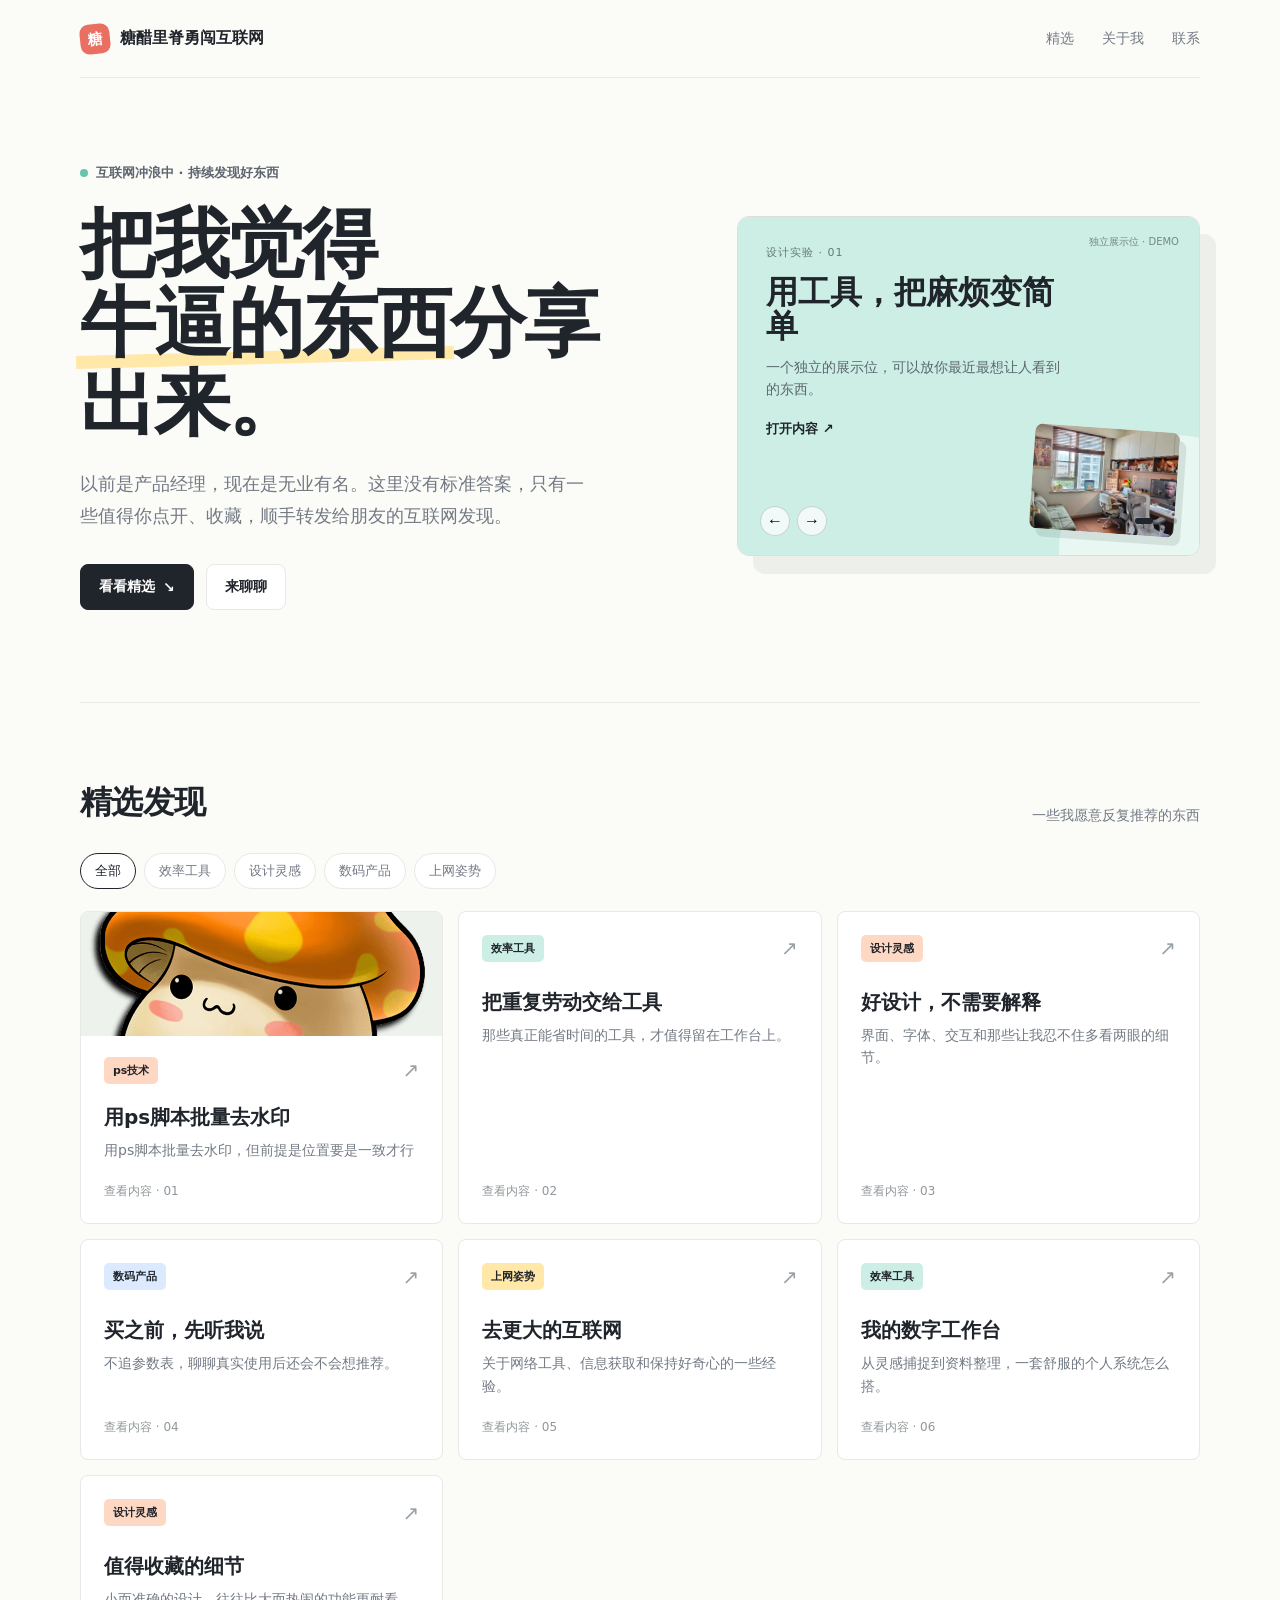
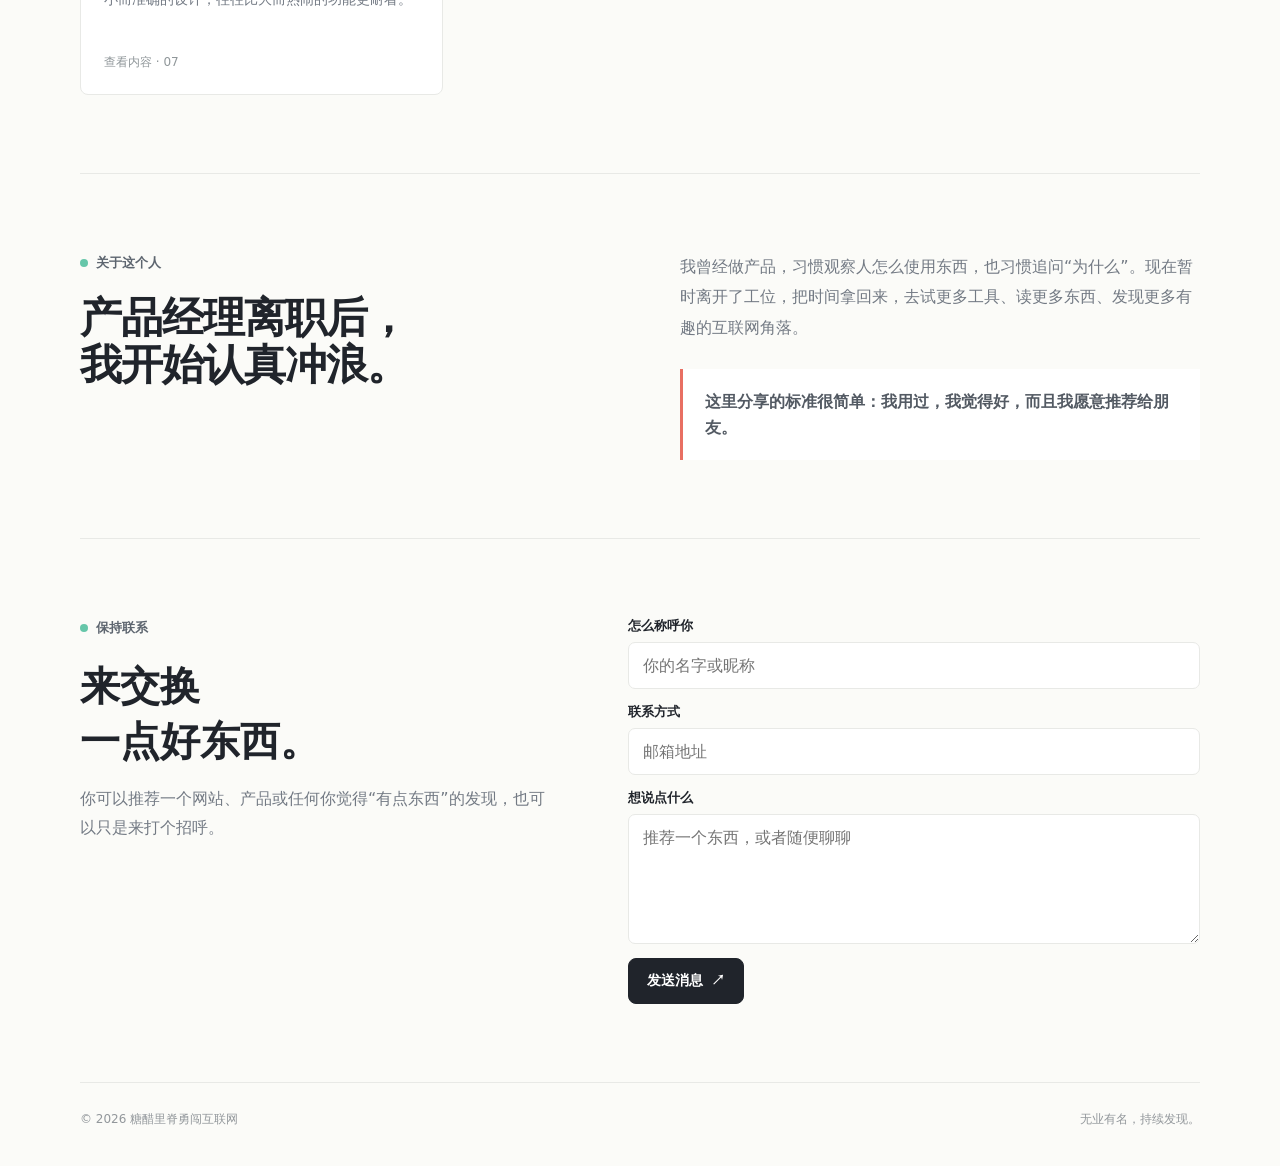
<file: index.html>
<!doctype html>
<html lang="zh-CN">
<head>
  <meta charset="UTF-8" />
  <meta name="viewport" content="width=device-width, initial-scale=1.0" />
  <title>糖醋里脊勇闯互联网</title>
  <style>
    :root { --ink:#20242b; --muted:#737a84; --line:#e8e9e6; --paper:#fbfbf8; --white:#fff; --mint:#cceee4; --peach:#ffd8c4; --yellow:#ffe8a8; --blue:#dceaff; --red:#e86f62; }
    * { box-sizing:border-box; }
    html { scroll-behavior:smooth; }
    body { margin:0; color:var(--ink); background:var(--paper); font-family:Inter, ui-sans-serif, system-ui, -apple-system, BlinkMacSystemFont, "Segoe UI", "Microsoft YaHei", sans-serif; }
    a { color:inherit; text-decoration:none; }
    .wrap { width:min(1120px, calc(100% - 40px)); margin:0 auto; }
    nav { height:78px; display:flex; align-items:center; justify-content:space-between; border-bottom:1px solid var(--line); }
    .brand { display:flex; align-items:center; gap:10px; font-weight:800; letter-spacing:0; }
    .mark { width:30px; height:30px; border-radius:9px; background:var(--red); display:grid; place-items:center; color:#fff; font-size:15px; transform:rotate(-6deg); }
    .navlinks { display:flex; gap:28px; color:var(--muted); font-size:14px; }
    .navlinks a:hover { color:var(--ink); }
    .hero { display:grid; grid-template-columns:1.12fr .88fr; gap:68px; align-items:center; padding:84px 0 92px; }
    .eyebrow { display:inline-flex; align-items:center; gap:8px; color:#5d656f; font-size:13px; font-weight:700; margin-bottom:22px; }
    .dot { width:8px; height:8px; border-radius:50%; background:#66c6a9; }
    h1 { max-width:680px; margin:0; font-size:clamp(42px, 6vw, 76px); line-height:1.04; letter-spacing:-2px; }
    .accent { position:relative; z-index:0; white-space:nowrap; }
    .accent:after { content:""; position:absolute; left:-4px; right:-4px; bottom:3px; height:13px; background:var(--yellow); z-index:-1; transform:rotate(-1.5deg); }
    .hero-copy { margin:27px 0 31px; max-width:520px; color:var(--muted); font-size:18px; line-height:1.8; }
    .actions { display:flex; gap:12px; align-items:center; }
    .button { display:inline-flex; align-items:center; justify-content:center; gap:8px; height:46px; padding:0 18px; border:1px solid var(--ink); border-radius:8px; font-weight:700; font-size:14px; cursor:pointer; transition:.2s ease; }
    .button.primary { color:#fff; background:var(--ink); }
    .button.primary:hover { background:#3d444d; transform:translateY(-2px); }
    .button.ghost { border-color:var(--line); background:var(--white); }
    .button.ghost:hover { border-color:#c7cbc6; transform:translateY(-2px); }
    .visual { position:relative; min-height:340px; }
    .window { position:absolute; inset:20px 0 0 18px; border:1px solid #dbded9; border-radius:12px; background:#fff; box-shadow:16px 18px 0 #edf0ea; overflow:hidden; transform:rotate(2deg); }
    .window-top { height:44px; border-bottom:1px solid var(--line); display:flex; align-items:center; gap:6px; padding:0 16px; }
    .window-top i { width:7px; height:7px; border-radius:50%; background:#efc9a7; }.window-top i:nth-child(2){background:#b8dfce}.window-top i:nth-child(3){background:#ccd9ef}
    .screen { padding:22px; }.screen-label { color:#8a9096; font-size:11px; text-transform:uppercase; letter-spacing:1px; }.screen-title { font-size:28px; font-weight:800; margin-top:8px; line-height:1.15; }
    .screen-bars { display:grid; gap:9px; margin-top:28px; }.bar { height:34px; border-radius:6px; background:var(--mint); }.bar:nth-child(2){width:78%;background:var(--peach)}.bar:nth-child(3){width:62%;background:var(--blue)}
    .sticker { position:absolute; right:-5px; top:4px; width:86px; height:86px; border-radius:50%; background:var(--red); color:#fff; display:grid; place-items:center; text-align:center; font-size:12px; line-height:1.25; font-weight:800; transform:rotate(12deg); }
    .carousel { position:absolute; inset:0; overflow:hidden; border-radius:12px; border:1px solid #dbded9; background:#fff; box-shadow:16px 18px 0 #edf0ea; }.carousel-track { display:flex; height:100%; transition:transform .45s ease; }.carousel-slide { min-width:100%; padding:28px; position:relative; overflow:hidden; display:flex; flex-direction:column; justify-content:space-between; }.carousel-slide.mint{background:var(--mint)}.carousel-slide.peach{background:var(--peach)}.carousel-slide.blue{background:var(--blue)}.carousel-slide:after{content:"";position:absolute;width:230px;height:230px;border-radius:50%;right:-90px;bottom:-110px;background:rgba(255,255,255,.55)}.carousel-kicker{font-size:11px;letter-spacing:1px;text-transform:uppercase;color:#647a79;position:relative;z-index:1}.carousel-slide h3{max-width:300px;margin:15px 0 0;font-size:32px;line-height:1.08;position:relative;z-index:1}.carousel-slide p{max-width:300px;margin:12px 0 0;color:#5c6870;line-height:1.6;font-size:14px;position:relative;z-index:1}.carousel-image{position:absolute;right:22px;bottom:22px;width:145px;height:105px;object-fit:cover;border-radius:8px;transform:rotate(4deg);box-shadow:7px 8px 0 rgba(32,36,43,.1);z-index:2}.carousel-link{display:inline-flex;align-items:center;gap:6px;margin-top:19px;font-weight:800;font-size:13px;position:relative;z-index:3}.carousel-controls{position:absolute;left:22px;right:22px;bottom:19px;display:flex;align-items:center;justify-content:space-between;z-index:5}.carousel-arrows{display:flex;gap:7px}.carousel-button{width:30px;height:30px;border:1px solid rgba(32,36,43,.18);border-radius:50%;background:rgba(255,255,255,.72);cursor:pointer;font-size:16px;line-height:1}.carousel-button:hover{background:#fff}.carousel-dots{display:flex;gap:6px}.carousel-dot{width:6px;height:6px;padding:0;border:0;border-radius:50%;background:rgba(32,36,43,.25);cursor:pointer}.carousel-dot.active{background:var(--ink);width:18px;border-radius:5px}.carousel-note{position:absolute;top:18px;right:20px;font-size:10px;color:rgba(32,36,43,.5);z-index:3}
    section { padding:78px 0; border-top:1px solid var(--line); }
    .section-head { display:flex; justify-content:space-between; align-items:end; gap:20px; margin-bottom:28px; }.section-head h2 { margin:0; font-size:32px; letter-spacing:-.7px; }.section-head p { margin:0; color:var(--muted); font-size:14px; }
    .filters { display:flex; flex-wrap:wrap; gap:8px; margin-bottom:22px; }.filter { border:1px solid var(--line); background:#fff; color:var(--muted); border-radius:20px; padding:8px 14px; font-size:13px; cursor:pointer; }.filter.active,.filter:hover{border-color:var(--ink);color:var(--ink)}
    .grid { display:grid; grid-template-columns:repeat(3, 1fr); gap:15px; }.card { min-height:220px; padding:23px; border:1px solid var(--line); border-radius:8px; background:#fff; display:flex; flex-direction:column; justify-content:space-between; transition:.2s ease; overflow:hidden; }.card:hover { transform:translateY(-4px); box-shadow:0 10px 22px rgba(32,36,43,.06); }.card.hidden { display:none; }.card-media { height:124px; margin:-23px -23px 21px; background:#eef2ed; overflow:hidden; }.card-media img { width:100%; height:100%; object-fit:cover; display:block; }.card-body { display:flex; flex-direction:column; flex:1; }.card-media + .card-body h3 { margin-top:20px; }
    .card-top { display:flex; justify-content:space-between; align-items:center; }.tag { display:inline-block; padding:6px 9px; border-radius:5px; font-size:11px; font-weight:800; background:var(--mint); }.tag.peach{background:var(--peach)}.tag.blue{background:var(--blue)}.tag.yellow{background:var(--yellow)}.arrow { color:#9aa1a6; font-size:20px; }.card h3 { margin:27px 0 8px; font-size:20px; }.card p { margin:0; color:var(--muted); line-height:1.6; font-size:14px; }.card-foot { margin-top:22px; color:#90979a; font-size:12px; }
    .about { display:grid; grid-template-columns:1fr 1fr; gap:80px; align-items:start; }.about h2 { margin:0; font-size:42px; line-height:1.12; letter-spacing:-1px; }.about p { margin:0; color:var(--muted); line-height:1.9; font-size:16px; }.quote { margin-top:26px; padding:20px 22px; border-left:3px solid var(--red); background:#fff; color:#535a63; font-weight:700; line-height:1.6; }
    .contact { display:grid; grid-template-columns:.9fr 1.1fr; gap:80px; }.contact h2 { margin:0 0 15px; font-size:40px; }.contact p { color:var(--muted); line-height:1.8; }.form { display:grid; gap:14px; }.field { display:grid; gap:7px; }.field label { font-size:13px; font-weight:700; }.field input,.field textarea { width:100%; border:1px solid var(--line); border-radius:7px; background:#fff; padding:13px 14px; font:inherit; outline:none; }.field input:focus,.field textarea:focus{border-color:#98a8a0;box-shadow:0 0 0 3px #e8f5f0}.field textarea{min-height:130px;resize:vertical}.form .button{justify-self:start}
    footer { padding:28px 0 38px; display:flex; justify-content:space-between; color:#92979b; font-size:12px; border-top:1px solid var(--line); }
    @media (max-width:760px){.wrap{width:min(100% - 28px,600px)}nav{height:66px}.navlinks{gap:13px;font-size:12px}.brand{font-size:13px}.hero{grid-template-columns:1fr;gap:20px;padding:58px 0 70px}h1{font-size:48px;letter-spacing:-1.5px}.hero-copy{font-size:16px}.visual{min-height:300px}.window{inset:12px 12px 0 0}.grid,.about,.contact{grid-template-columns:1fr;gap:36px}.grid{gap:12px}.section-head{display:block}.section-head p{margin-top:9px}.about h2,.contact h2{font-size:34px}section{padding:60px 0}footer{display:block}footer span{display:block;margin-top:8px}}
  </style>
</head>
<body>
  <div class="wrap">
    <nav><a class="brand" href="#top"><span class="mark">糖</span><span>糖醋里脊勇闯互联网</span></a><div class="navlinks"><a href="#picks">精选</a><a href="#about">关于我</a><a href="#contact">联系</a></div></nav>
    <main id="top">
      <section class="hero" style="border-top:0">
        <div><div class="eyebrow"><span class="dot"></span>互联网冲浪中 · 持续发现好东西</div><h1>把我觉得<br><span class="accent">牛逼的东西</span>分享出来。</h1><p class="hero-copy">以前是产品经理，现在是无业有名。这里没有标准答案，只有一些值得你点开、收藏，顺手转发给朋友的互联网发现。</p><div class="actions"><a class="button primary" href="#picks">看看精选 <span>↘</span></a><a class="button ghost" href="#contact">来聊聊</a></div></div>
        <div class="visual"><div class="carousel" id="spotlightCarousel"><div class="carousel-track" id="spotlightTrack"></div><div class="carousel-controls"><div class="carousel-arrows"><button class="carousel-button" id="spotlightPrev" type="button" aria-label="上一条">←</button><button class="carousel-button" id="spotlightNext" type="button" aria-label="下一条">→</button></div><div class="carousel-dots" id="spotlightDots"></div></div><span class="carousel-note">独立展示位 · DEMO</span></div></div>
      </section>
      <section id="picks"><div class="section-head"><h2>精选发现</h2><p>一些我愿意反复推荐的东西</p></div><div class="filters"><button class="filter active" data-filter="all">全部</button><button class="filter" data-filter="效率">效率工具</button><button class="filter" data-filter="设计">设计灵感</button><button class="filter" data-filter="数码">数码产品</button><button class="filter" data-filter="上网">上网姿势</button></div><div class="grid" id="picksGrid"></div></section>
      <section id="about"><div class="about"><div><div class="eyebrow"><span class="dot"></span>关于这个人</div><h2>产品经理离职后，<br>我开始认真冲浪。</h2></div><div><p>我曾经做产品，习惯观察人怎么使用东西，也习惯追问“为什么”。现在暂时离开了工位，把时间拿回来，去试更多工具、读更多东西、发现更多有趣的互联网角落。</p><div class="quote">这里分享的标准很简单：我用过，我觉得好，而且我愿意推荐给朋友。</div></div></div></section>
      <section id="contact"><div class="contact"><div><div class="eyebrow"><span class="dot"></span>保持联系</div><h2>来交换<br>一点好东西。</h2><p>你可以推荐一个网站、产品或任何你觉得“有点东西”的发现，也可以只是来打个招呼。</p></div><form class="form" id="contactForm" name="contact" method="POST" data-netlify="true" action="success.html"><input type="hidden" name="form-name" value="contact" /><div class="field"><label for="name">怎么称呼你</label><input id="name" name="name" placeholder="你的名字或昵称" required /></div><div class="field"><label for="email">联系方式</label><input id="email" name="email" type="email" placeholder="邮箱地址" required /></div><div class="field"><label for="message">想说点什么</label><textarea id="message" name="message" placeholder="推荐一个东西，或者随便聊聊" required></textarea></div><button class="button primary" type="submit">发送消息 <span>↗</span></button><p id="formStatus" style="margin:0;font-size:13px;color:#5b8d7c;display:none">收到！这是本地预览提示。网站部署到 Netlify 后，留言会进入后台。</p></form></div></section>
    </main>
    <footer><span>© 2026 糖醋里脊勇闯互联网</span><span>无业有名，持续发现。</span></footer>
  </div>
  <script>
    const defaultPicks = [{id:1,category:'效率',tag:'效率工具',title:'把重复劳动交给工具',summary:'那些真正能省时间的工具，才值得留在工作台上。'},{id:2,category:'设计',tag:'设计灵感',title:'好设计，不需要解释',summary:'界面、字体、交互和那些让我忍不住多看两眼的细节。'},{id:3,category:'数码',tag:'数码产品',title:'买之前，先听我说',summary:'不追参数表，聊聊真实使用后还会不会想推荐。'},{id:4,category:'上网',tag:'上网姿势',title:'去更大的互联网',summary:'关于网络工具、信息获取和保持好奇心的一些经验。'},{id:5,category:'效率',tag:'效率工具',title:'我的数字工作台',summary:'从灵感捕捉到资料整理，一套舒服的个人系统怎么搭。'},{id:6,category:'设计',tag:'设计灵感',title:'值得收藏的细节',summary:'小而准确的设计，往往比大而热闹的功能更耐看。'}];
    const tagClass = {设计:'peach',数码:'blue',上网:'yellow'};
    const escapeHtml = value => String(value || '').replace(/[&<>"']/g, char => ({'&':'&amp;','<':'&lt;','>':'&gt;','"':'&quot;',"'":'&#39;'}[char]));
    const renderPicks = items => { document.querySelector('#picksGrid').innerHTML = items.map((item, index) => `<a class="card" data-category="${escapeHtml(item.category)}" href="detail.html?item=${encodeURIComponent(item.id)}">${item.image ? `<div class="card-media"><img src="${escapeHtml(item.image)}" alt="${escapeHtml(item.title)}" loading="lazy"></div>` : ''}<div class="card-body"><div class="card-top"><span class="tag ${tagClass[item.category] || ''}">${escapeHtml(item.tag || item.category)}</span><span class="arrow">↗</span></div><h3>${escapeHtml(item.title)}</h3><p>${escapeHtml(item.summary)}</p></div><div class="card-foot">查看内容 · ${String(index + 1).padStart(2, '0')}</div></a>`).join(''); };
    const filters = document.querySelectorAll('.filter');
    filters.forEach(filter => filter.addEventListener('click', () => { filters.forEach(item => item.classList.remove('active')); filter.classList.add('active'); const chosen = filter.dataset.filter; document.querySelectorAll('#picksGrid .card').forEach(card => card.classList.toggle('hidden', chosen !== 'all' && card.dataset.category !== chosen)); }));
    renderPicks(defaultPicks);
    fetch('content/items.json').then(response => response.ok ? response.json() : Promise.reject()).then(data => { if (Array.isArray(data.items)) renderPicks(data.items); }).catch(() => {});
    const defaultSpotlight = [{id:1,tone:'mint',label:'设计实验 · 01',title:'用工具，把麻烦变简单',summary:'一个独立的展示位，可以放你最近最想让人看到的东西。',image:'/assets/uploads/微信图片_20260725130647_94_4.jpg',link:'https://baidu.com'},{id:2,tone:'peach',label:'数码观察 · 02',title:'参数之外，才是体验',summary:'轮播里的每一张卡片，都可以有自己的主题、链接和配图。',image:'',link:''},{id:3,tone:'blue',label:'上网姿势 · 03',title:'去更大的互联网',summary:'这是一个和精选发现并列的独立内容区域，先用测试版本感受一下。',image:'',link:''}];
    let spotlightItems = defaultSpotlight; let spotlightIndex = 0; let spotlightTimer;
    const renderSpotlight = items => { spotlightItems = items; spotlightIndex = 0; const track = document.querySelector('#spotlightTrack'); const dots = document.querySelector('#spotlightDots'); track.innerHTML = items.map(item => `<article class="carousel-slide ${item.tone || 'mint'}"><div><div class="carousel-kicker">${escapeHtml(item.label || '独立展示')}</div><h3>${escapeHtml(item.title)}</h3><p>${escapeHtml(item.summary)}</p>${item.link ? `<a class="carousel-link" target="_blank" rel="noopener noreferrer" href="${escapeHtml(/^(https?:|mailto:)/i.test(item.link) ? item.link : `https://${item.link}`)}">打开内容 ↗</a>` : ''}</div>${item.image ? `<img class="carousel-image" src="${escapeHtml(item.image)}" alt="${escapeHtml(item.title)}" loading="lazy">` : ''}</article>`).join(''); dots.innerHTML = items.map((_, index) => `<button class="carousel-dot" type="button" data-spotlight-index="${index}" aria-label="第 ${index + 1} 张"></button>`).join(''); dots.querySelectorAll('.carousel-dot').forEach(dot => dot.addEventListener('click', () => showSpotlight(Number(dot.dataset.spotlightIndex)))); showSpotlight(0); };
    const showSpotlight = index => { if (!spotlightItems.length) return; spotlightIndex = (index + spotlightItems.length) % spotlightItems.length; document.querySelector('#spotlightTrack').style.transform = `translateX(-${spotlightIndex * 100}%)`; document.querySelectorAll('.carousel-dot').forEach((dot, dotIndex) => dot.classList.toggle('active', dotIndex === spotlightIndex)); };
    const resetSpotlightTimer = () => { clearInterval(spotlightTimer); spotlightTimer = setInterval(() => showSpotlight(spotlightIndex + 1), 5200); };
    document.querySelector('#spotlightPrev').addEventListener('click', () => { showSpotlight(spotlightIndex - 1); resetSpotlightTimer(); }); document.querySelector('#spotlightNext').addEventListener('click', () => { showSpotlight(spotlightIndex + 1); resetSpotlightTimer(); });
    renderSpotlight(defaultSpotlight); resetSpotlightTimer();
    fetch('content/spotlight.json').then(response => response.ok ? response.json() : Promise.reject()).then(data => { if (Array.isArray(data.items) && data.items.length) { renderSpotlight(data.items); resetSpotlightTimer(); } }).catch(() => {});
    document.querySelector('#contactForm').addEventListener('submit', event => { if (location.protocol === 'file:') { event.preventDefault(); document.querySelector('#formStatus').style.display = 'block'; event.target.reset(); } });
  </script>
  <script src="https://identity.netlify.com/v1/netlify-identity-widget.js"></script>
  <script>
    if (window.netlifyIdentity) {
      window.netlifyIdentity.on('init', user => {
        if (!user && window.location.hash.includes('invite_token')) window.netlifyIdentity.open('signup');
      });
    }
  </script>
</body>
</html>
</file>
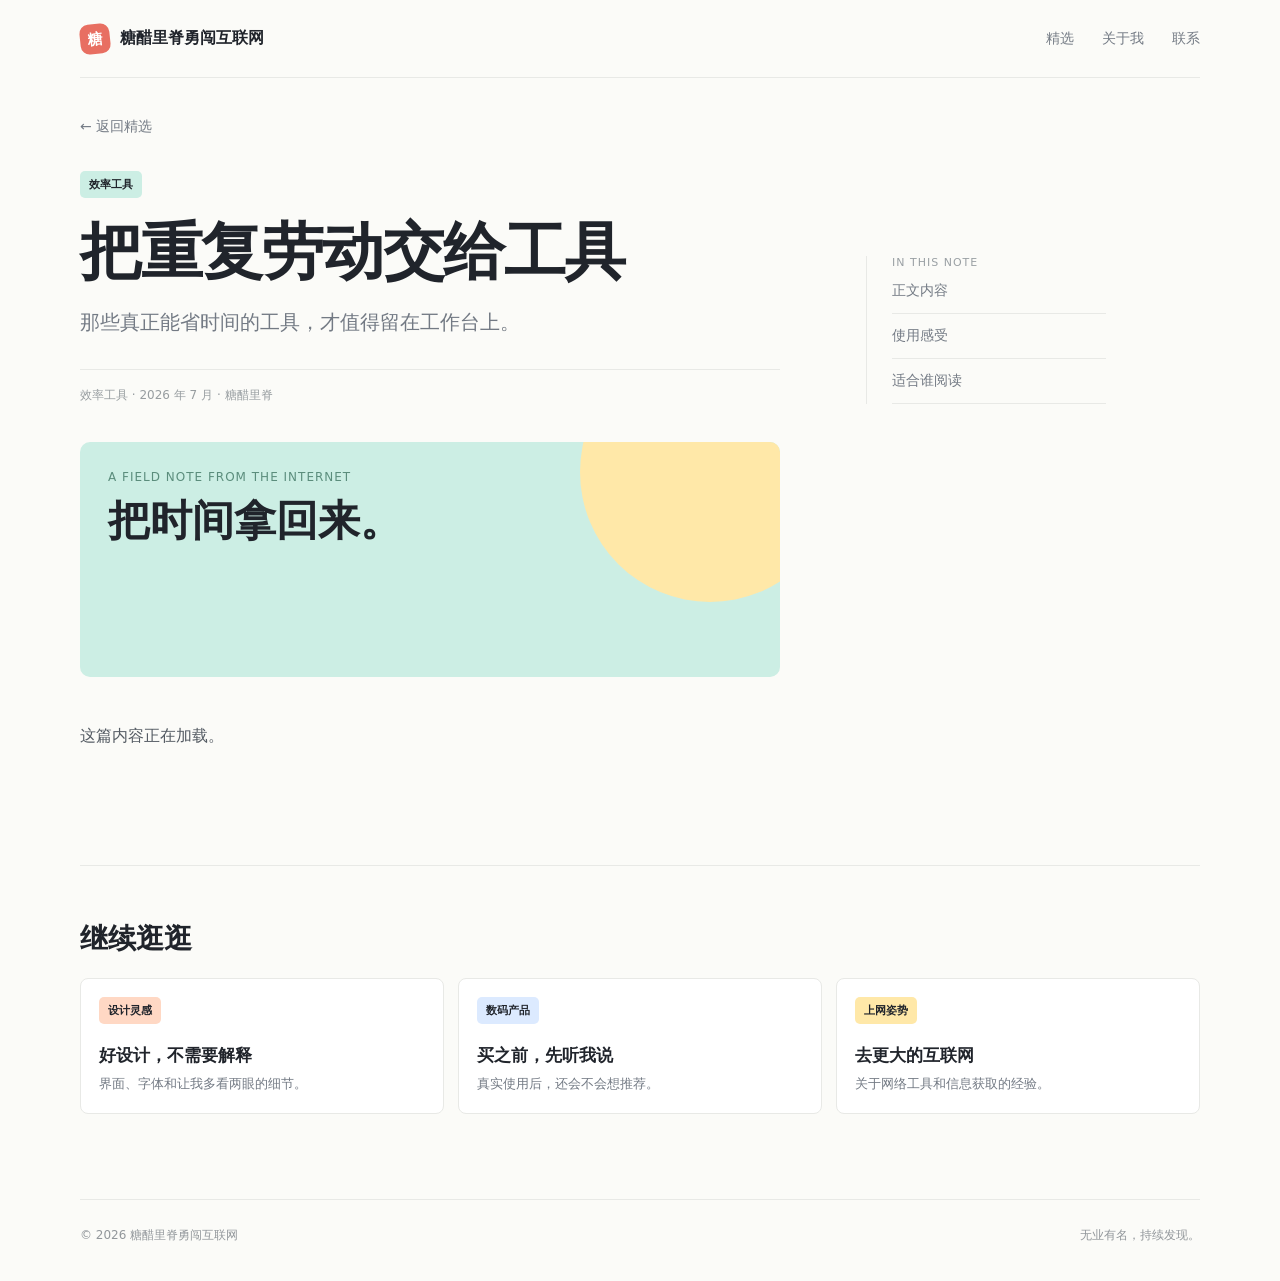
<file: detail.html>
<!doctype html>
<html lang="zh-CN">
<head>
  <meta charset="UTF-8" />
  <meta name="viewport" content="width=device-width, initial-scale=1.0" />
  <title>内容详情 · 糖醋里脊勇闯互联网</title>
  <style>
    :root{--ink:#20242b;--muted:#737a84;--line:#e8e9e6;--paper:#fbfbf8;--white:#fff;--mint:#cceee4;--peach:#ffd8c4;--yellow:#ffe8a8;--blue:#dceaff;--red:#e86f62}*{box-sizing:border-box}body{margin:0;color:var(--ink);background:var(--paper);font-family:Inter,ui-sans-serif,system-ui,-apple-system,BlinkMacSystemFont,"Segoe UI","Microsoft YaHei",sans-serif}a{color:inherit;text-decoration:none}.wrap{width:min(1120px,calc(100% - 40px));margin:0 auto}nav{height:78px;display:flex;align-items:center;justify-content:space-between;border-bottom:1px solid var(--line)}.brand{display:flex;align-items:center;gap:10px;font-weight:800}.mark{width:30px;height:30px;border-radius:9px;background:var(--red);display:grid;place-items:center;color:#fff;font-size:15px;transform:rotate(-6deg)}.navlinks{display:flex;gap:28px;color:var(--muted);font-size:14px}.navlinks a:hover{color:var(--ink)}
    .back{display:inline-flex;gap:8px;align-items:center;color:var(--muted);font-size:14px;margin:40px 0 35px}.back:hover{color:var(--ink)}.article-layout{display:grid;grid-template-columns:minmax(0,700px) 240px;gap:86px;padding-bottom:95px}.tag{display:inline-block;padding:6px 9px;border-radius:5px;font-size:11px;font-weight:800;background:var(--mint)}.article h1{font-size:clamp(38px,5vw,62px);line-height:1.1;letter-spacing:-1.5px;margin:20px 0 19px}.lead{font-size:20px;line-height:1.7;color:var(--muted);margin:0 0 30px}.meta{font-size:12px;color:#979da0;border-top:1px solid var(--line);padding-top:17px}.source-link{display:none;margin-top:15px;color:#5b8d7c;font-size:14px;font-weight:700}.source-link:hover{text-decoration:underline}.cover{height:235px;border-radius:10px;background:var(--mint);margin:38px 0 43px;position:relative;overflow:hidden;padding:28px}.cover:after{content:"";position:absolute;width:260px;height:260px;border-radius:50%;background:var(--yellow);right:-60px;top:-100px}.cover.has-image{padding:0;background:#e7ece7}.cover.has-image:after{display:none}.cover-image{width:100%;height:100%;object-fit:cover;display:none}.cover.has-image .cover-image{display:block}.cover.has-image .cover-shade{position:absolute;inset:0;background:linear-gradient(90deg,rgba(20,25,27,.55),rgba(20,25,27,.06))}.cover-label{font-size:12px;letter-spacing:1px;color:#5b8d7c;text-transform:uppercase}.cover-title{font-size:42px;font-weight:850;line-height:1.06;max-width:410px;margin-top:15px;position:relative;z-index:1}.cover.has-image .cover-label,.cover.has-image .cover-title{color:#fff}.article-content h2{font-size:27px;margin:36px 0 15px}.article-content p{font-size:16px;line-height:2;color:#545b63;margin:0 0 18px}.article-content blockquote{margin:28px 0;padding:20px 22px;border-left:3px solid var(--red);background:#fff;font-weight:700;line-height:1.7;color:#535a63}.article-content ul{padding-left:21px;color:#545b63;line-height:2}.article-image{margin:28px 0}.article-image img{display:block;width:100%;max-height:520px;object-fit:contain;border-radius:8px;background:#eef2ed}.article-image figcaption{margin-top:8px;color:#92979b;font-size:12px}.side{border-left:1px solid var(--line);padding-left:25px;margin-top:85px;height:max-content;position:sticky;top:22px}.side-label{font-size:11px;color:#9aa0a4;letter-spacing:1px;text-transform:uppercase}.side a{display:block;font-size:14px;color:var(--muted);padding:13px 0;border-bottom:1px solid var(--line)}.side a:hover{color:var(--ink)}.more{border-top:1px solid var(--line);padding:54px 0 85px}.more h2{font-size:28px;margin:0 0 20px}.more-grid{display:grid;grid-template-columns:repeat(3,1fr);gap:14px}.more-card{border:1px solid var(--line);border-radius:8px;padding:18px;background:#fff}.more-card:hover{transform:translateY(-3px)}.more-card h3{font-size:17px;margin:20px 0 7px}.more-card p{font-size:13px;line-height:1.6;color:var(--muted);margin:0}footer{padding:27px 0 37px;border-top:1px solid var(--line);display:flex;justify-content:space-between;color:#92979b;font-size:12px}@media(max-width:760px){.wrap{width:min(100% - 28px,600px)}nav{height:66px}.brand{font-size:13px}.navlinks{gap:13px;font-size:12px}.back{margin:28px 0}.article-layout{display:block;padding-bottom:60px}.article h1{font-size:43px}.lead{font-size:17px}.cover{height:205px;margin:30px 0}.cover-title{font-size:34px}.side{display:none}.more{padding:45px 0 60px}.more-grid{grid-template-columns:1fr;gap:10px}footer{display:block}footer span{display:block;margin-top:8px}}
  </style>
</head>
<body><div class="wrap">
  <nav><a class="brand" href="index.html"><span class="mark">糖</span><span>糖醋里脊勇闯互联网</span></a><div class="navlinks"><a href="index.html#picks">精选</a><a href="index.html#about">关于我</a><a href="index.html#contact">联系</a></div></nav>
  <a class="back" href="index.html#picks">← 返回精选</a>
  <main class="article-layout"><article class="article"><span class="tag" id="tag">效率工具</span><h1 id="title">把重复劳动交给工具</h1><p class="lead" id="lead">那些真正能省时间的工具，才值得留在工作台上。</p><div class="meta" id="meta">效率工具 · 2026 年 7 月 · 糖醋里脊</div><a class="source-link" id="sourceLink" target="_blank" rel="noopener noreferrer">打开原文 ↗</a><div class="cover" id="cover"><img class="cover-image" id="coverImage" alt=""><div class="cover-shade"></div><div class="cover-label">a field note from the internet</div><div class="cover-title" id="coverTitle">把时间拿回来。</div></div><div class="article-content" id="content"><p>这篇内容正在加载。</p></div></article><aside class="side"><div class="side-label">in this note</div><a href="#content">正文内容</a><a href="#content">使用感受</a><a href="#content">适合谁阅读</a></aside></main>
  <section class="more"><h2>继续逛逛</h2><div class="more-grid"><a class="more-card" href="detail.html?item=2"><span class="tag" style="background:var(--peach)">设计灵感</span><h3>好设计，不需要解释</h3><p>界面、字体和让我多看两眼的细节。</p></a><a class="more-card" href="detail.html?item=3"><span class="tag" style="background:var(--blue)">数码产品</span><h3>买之前，先听我说</h3><p>真实使用后，还会不会想推荐。</p></a><a class="more-card" href="detail.html?item=4"><span class="tag" style="background:var(--yellow)">上网姿势</span><h3>去更大的互联网</h3><p>关于网络工具和信息获取的经验。</p></a></div></section>
  <footer><span>© 2026 糖醋里脊勇闯互联网</span><span>无业有名，持续发现。</span></footer>
</div>
<script>
  const itemId = new URLSearchParams(location.search).get('item');
  const escapeHtml = value => String(value || '').replace(/[&<>"']/g, char => ({'&':'&amp;','<':'&lt;','>':'&gt;','"':'&quot;',"'":'&#39;'}[char]));
  const markdownToHtml = source => String(source || '').split(/\n\s*\n/).map(block => { const raw = block.trim(); if (!raw) return ''; if (raw.startsWith('## ')) return `<h2>${escapeHtml(raw.slice(3))}</h2>`; if (raw.startsWith('> ')) return `<blockquote>${escapeHtml(raw.slice(2))}</blockquote>`; if (raw.split('\n').every(line => /^[-*] /.test(line))) return `<ul>${raw.split('\n').map(line => `<li>${escapeHtml(line.slice(2))}</li>`).join('')}</ul>`; const image = raw.match(/^!\[([^\]]*)\]\((\S+?)(?:\s+[\"']([^\"']*)[\"'])?\)$/); if (image) return `<figure class="article-image"><img src="${escapeHtml(image[2])}" alt="${escapeHtml(image[1])}" loading="lazy"><figcaption>${escapeHtml(image[3] || image[1])}</figcaption></figure>`; return `<p>${escapeHtml(raw).replace(/\n/g, '<br>')}</p>`; }).join('');
  const renderDetail = current => { if (!current) return; document.querySelector('#tag').textContent = current.tag || current.category; document.querySelector('#title').textContent = current.title; document.querySelector('#lead').textContent = current.summary || ''; document.querySelector('#meta').textContent = `${current.tag || current.category} · ${current.date || '持续更新'} · 糖醋里脊`; document.querySelector('#coverTitle').textContent = current.cover || current.title; document.querySelector('#content').innerHTML = markdownToHtml(current.body); if (current.image) { document.querySelector('#cover').classList.add('has-image'); document.querySelector('#coverImage').src = current.image; document.querySelector('#coverImage').alt = current.title; } if (current.link) { const source = document.querySelector('#sourceLink'); source.href = /^(https?:|mailto:)/i.test(current.link) ? current.link : `https://${current.link}`; source.style.display = 'inline-block'; } document.title = current.title + ' · 糖醋里脊勇闯互联网'; };
  fetch('content/items.json').then(response => response.json()).then(data => renderDetail((data.items || []).find(item => String(item.id) === String(itemId)))).catch(() => {});
</script></body></html>
</file>
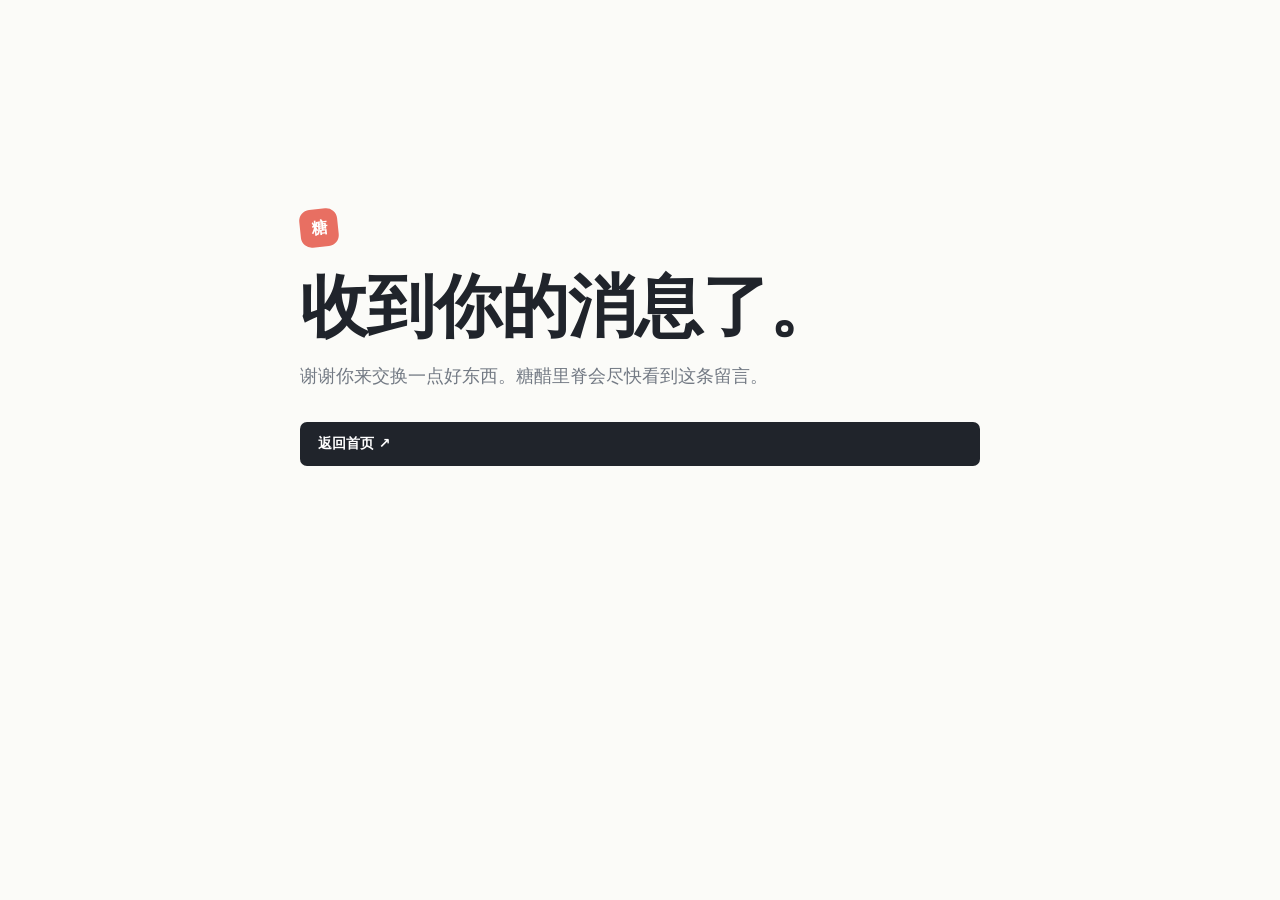
<file: success.html>
<!doctype html>
<html lang="zh-CN">
<head>
  <meta charset="UTF-8" />
  <meta name="viewport" content="width=device-width, initial-scale=1.0" />
  <title>已收到 · 糖醋里脊勇闯互联网</title>
  <style>
    :root{--ink:#20242b;--muted:#737a84;--paper:#fbfbf8;--mint:#cceee4;--red:#e86f62}*{box-sizing:border-box}body{margin:0;background:var(--paper);color:var(--ink);font-family:system-ui,-apple-system,"Microsoft YaHei",sans-serif}.wrap{width:min(680px,calc(100% - 40px));margin:0 auto}.box{min-height:75vh;display:flex;flex-direction:column;justify-content:center}.mark{width:38px;height:38px;border-radius:11px;background:var(--red);display:grid;place-items:center;color:#fff;font-weight:800;transform:rotate(-6deg)}h1{font-size:clamp(40px,7vw,68px);line-height:1.05;margin:24px 0 18px;letter-spacing:-1px}p{color:var(--muted);font-size:18px;line-height:1.8;margin:0 0 30px}.button{display:inline-flex;padding:13px 18px;border-radius:7px;background:var(--ink);color:#fff;text-decoration:none;font-size:14px;font-weight:700}
  </style>
</head>
<body><div class="wrap"><main class="box"><span class="mark">糖</span><h1>收到你的消息了。</h1><p>谢谢你来交换一点好东西。糖醋里脊会尽快看到这条留言。</p><a class="button" href="index.html">返回首页 ↗</a></main></div></body>
</html>
</file>
